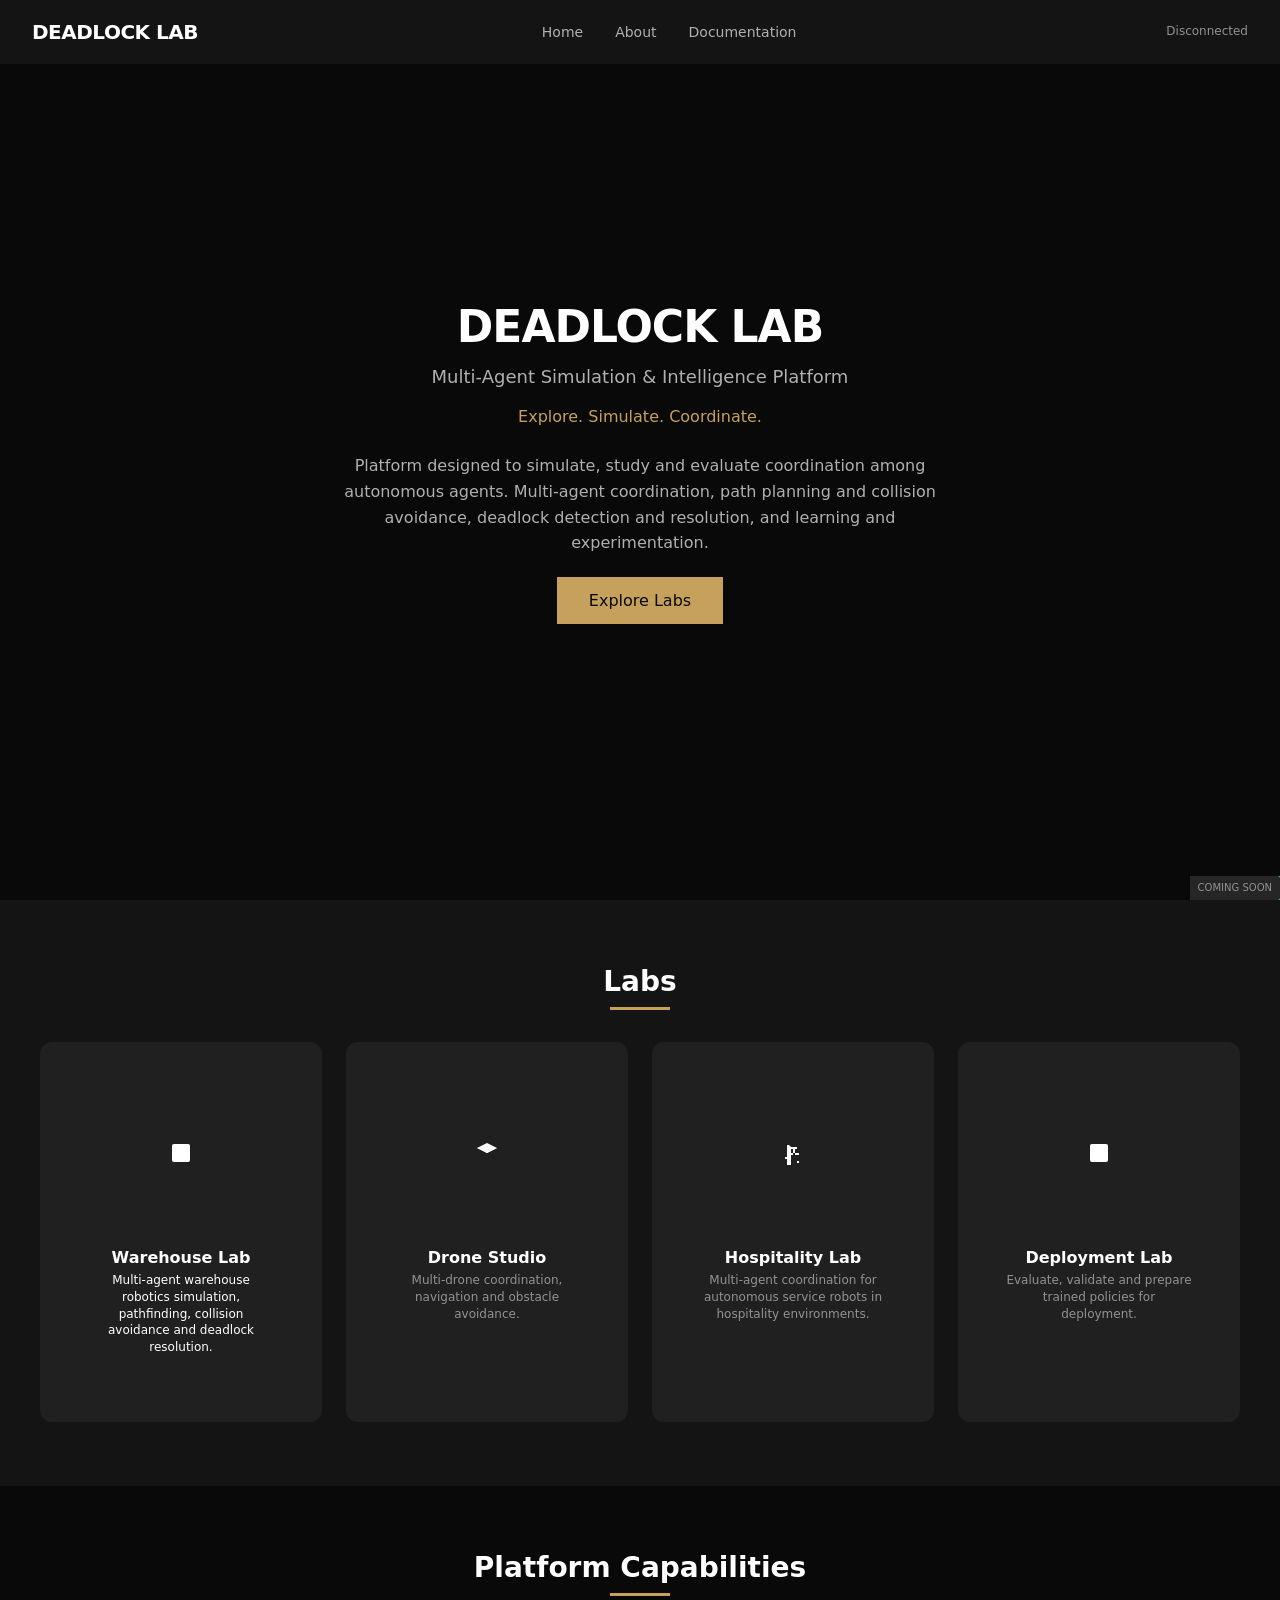
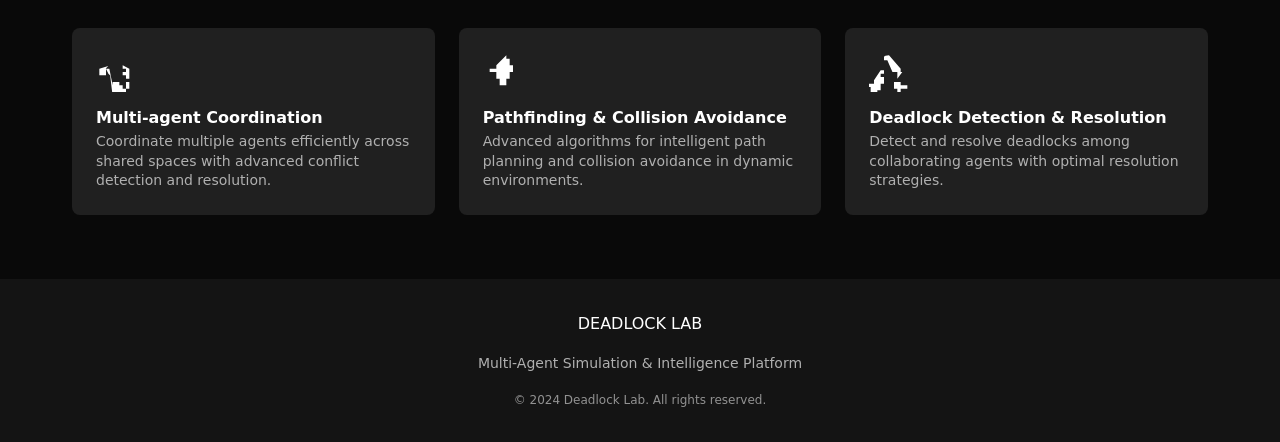
<file: frontend/index.html>
<!DOCTYPE html>
<html lang="en">
<head>
    <meta charset="UTF-8">
    <meta name="viewport" content="width=device-width, initial-scale=1.0">
    <title>Deadlock Lab — Multi-Agent Simulation Platform</title>
    <link rel="stylesheet" href="css/global.css">
    <link rel="stylesheet" href="css/home.css">
</head>
<body>
    <div class="app-container">
        <!-- === Top Navigation === -->
        <nav class="top-nav">
            <a href="#" class="logo-link">
                <span class="logo-text">DEADLOCK LAB</span>
            </a>
            <ul class="nav-links">
                <li><a href="#" class="nav-link">Home</a></li>
                <li><a href="#" class="nav-link">About</a></li>
                <li><a href="#" class="nav-link">Documentation</a></li>
            </ul>
            <div class="connection-indicator">
                <span class="status-dot disconnected" id="api-status"></span>
                <span class="status-text">Disconnected</span>
            </div>
        </nav>

        <!-- === Hero Section === -->
        <section class="hero-section">
            <div class="container">
                <div class="hero-content">
                    <div class="hero-brand">
                        <h1 class="hero-title">DEADLOCK LAB</h1>
                        <p class="hero-subtitle">Multi-Agent Simulation & Intelligence Platform</p>
                        <p class="hero-tagline">Explore. Simulate. Coordinate.</p>
                    </div>
                    <p class="hero-desc">
                        Platform designed to simulate, study and evaluate coordination among autonomous agents.
                        Multi-agent coordination, path planning and collision avoidance, deadlock detection
                        and resolution, and learning and experimentation.
                    </p>
                    <a href="#" class="btn-primary explore-btn">Explore Labs</a>
                </div>
            </div>
        </section>

        <!-- === Labs Section === -->
        <section class="labs-section">
            <div class="container">
                <h2 class="section-title">Labs</h2>
                <div class="labs-grid">
                    <!-- Warehouse Lab Card -->
                    <article class="module-card warehouse active" data-module="warehouse" id="warehouse-card">
                        <div class="module-icon">
                            <svg width="32" height="32" viewBox="0 0 24 24" fill="currentColor">
                                <rect x="3" y="3" width="18" height="18" rx="2"/>
                                <line x1="3" y1="9" x2="21" y2="9"/>
                                <line x1="9" y1="21" x2="9" y2="9"/>
                            </svg>
                        </div>
                        <div class="module-info">
                            <h3 class="module-title">Warehouse Lab</h3>
                            <p class="module-description">Multi-agent warehouse robotics simulation, pathfinding, collision avoidance and deadlock resolution.</p>
                        </div>
                        <div class="module-status warehouse-active">
                            Active
                        </div>
                    </article>
                    
                    <!-- Drone Studio Card -->
                    <article class="module-card coming-soon" data-module="drone" id="drone-card">
                        <div class="module-icon">
                            <svg width="32" height="32" viewBox="0 0 24 24" fill="currentColor">
                                <path d="M12 2L2 7l10 5 10-5-10-5z"/>
                                <path d="M2 7l10 5 10-5"/>
                            </svg>
                        </div>
                        <div class="module-info">
                            <h3 class="module-title">Drone Studio</h3>
                            <p class="module-description">Multi-drone coordination, navigation and obstacle avoidance.</p>
                        </div>
                        <div class="module-status coming-soon">Coming Soon</div>
                    </article>
                    
                    <!-- Hospitality Lab Card -->
                    <article class="module-card coming-soon" data-module="hospitality" id="hospitality-card">
                        <div class="module-icon">
                            <svg width="32" height="32" viewBox="0 0 24 24" fill="currentColor">
                                <path d="M2 4h6l2 2h6v2H6V4H2zm4 4h4v16H6V8zm4 4h8v2H10v-2zm-6 4h2v2h-2v-2zm8-4v2h2V8h-2V4zm4 8h2v2h-2v-2z"/>
                            </svg>
                        </div>
                        <div class="module-info">
                            <h3 class="module-title">Hospitality Lab</h3>
                            <p class="module-description">Multi-agent coordination for autonomous service robots in hospitality environments.</p>
                        </div>
                        <div class="module-status coming-soon">Coming Soon</div>
                    </article>
                    
                    <!-- Deployment Lab Card -->
                    <article class="module-card coming-soon" data-module="deployment" id="deployment-card">
                        <div class="module-icon">
                            <svg width="32" height="32" viewBox="0 0 24 24" fill="currentColor">
                                <rect x="3" y="3" width="18" height="18" rx="2"/>
                                <polygon points="9 9 15 9 12 15"/>
                            </svg>
                        </div>
                        <div class="module-info">
                            <h3 class="module-title">Deployment Lab</h3>
                            <p class="module-description">Evaluate, validate and prepare trained policies for deployment.</p>
                        </div>
                        <div class="module-status coming-soon">Coming Soon</div>
                    </article>
                </div>
            </div>
        </section>

        <!-- === Platform Capabilities Section === -->
        <section class="capabilities-section">
            <div class="container">
                <h2 class="section-title">Platform Capabilities</h2>
                <div class="capabilities-grid">
                    <div class="capability-card">
                        <div class="capability-icon">
                            <svg width="24" height="24" viewBox="0 0 24 24" fill="currentColor">
                                <path d="M10 20v-2h4v2h4v4h-4v4h-4v2h4v-4h-2.83l-1.41-1.41L8.5 14.17l-1.06-1.06L5.9 9.9l1.45-1.45L2 10v4h4v-4h2zm6-12v2h2v2h2v4h-2v4h-2v2h4v-4h-2v-4h-2v-2h4v-2z"/>
                            </svg>
                        </div>
                        <div class="capability-content">
                            <h4 class="capability-title">Multi-agent Coordination</h4>
                            <p class="capability-desc">Coordinate multiple agents efficiently across shared spaces with advanced conflict detection and resolution.</p>
                        </div>
                    </div>
                    <div class="capability-card">
                        <div class="capability-icon">
                            <svg width="24" height="24" viewBox="0 0 24 24" fill="currentColor">
                                <path d="M14 2v2h2v4h2v4h-2v4h-2v4h-4v-4h-2v-4h-4v-2h4v-2z"/>
                            </svg>
                        </div>
                        <div class="capability-content">
                            <h4 class="capability-title">Pathfinding & Collision Avoidance</h4>
                            <p class="capability-desc">Advanced algorithms for intelligent path planning and collision avoidance in dynamic environments.</p>
                        </div>
                    </div>
                    <div class="capability-card">
                        <div class="capability-icon">
                            <svg width="24" height="24" viewBox="0 0 24 24" fill="currentColor">
                                <path d="M12 2c-1.5 0-3 .5-3 1v2h2l3.07 7.06h5.9l1.34-1.88L17 16h2v2h-4v4h2v4h2v-4h4v-2h-4v-4h-2v-4h2v-2zm-5 9h2v2h-2v2h2v4h-2v4h-2v2h2v4h-4v-4h-2v-4h-2v-2h4v-2z"/>
                            </svg>
                        </div>
                        <div class="capability-content">
                            <h4 class="capability-title">Deadlock Detection & Resolution</h4>
                            <p class="capability-desc">Detect and resolve deadlocks among collaborating agents with optimal resolution strategies.</p>
                        </div>
                    </div>
                </div>
            </div>
        </section>

        <!-- === Footer === -->
        <footer class="footer-section">
            <div class="container">
                <div class="footer-content">
                    <div class="footer-logo">
                        <span>DEADLOCK LAB</span>
                    </div>
                    <p class="footer-desc">
                        Multi-Agent Simulation & Intelligence Platform
                    </p>
                    <p class="footer-copyright">
                        © 2024 Deadlock Lab. All rights reserved.
                    </p>
                </div>
            </div>
        </footer>
    </div>

    <!-- API.js -->
    <script type="module" src="js/api.js"></script>
    <!-- Navigation.js -->
    <script type="module" src="js/navigation.js"></script>
    <!-- Home.js -->
    <script type="module" src="js/home.js"></script>
</body>
</html>
</file>
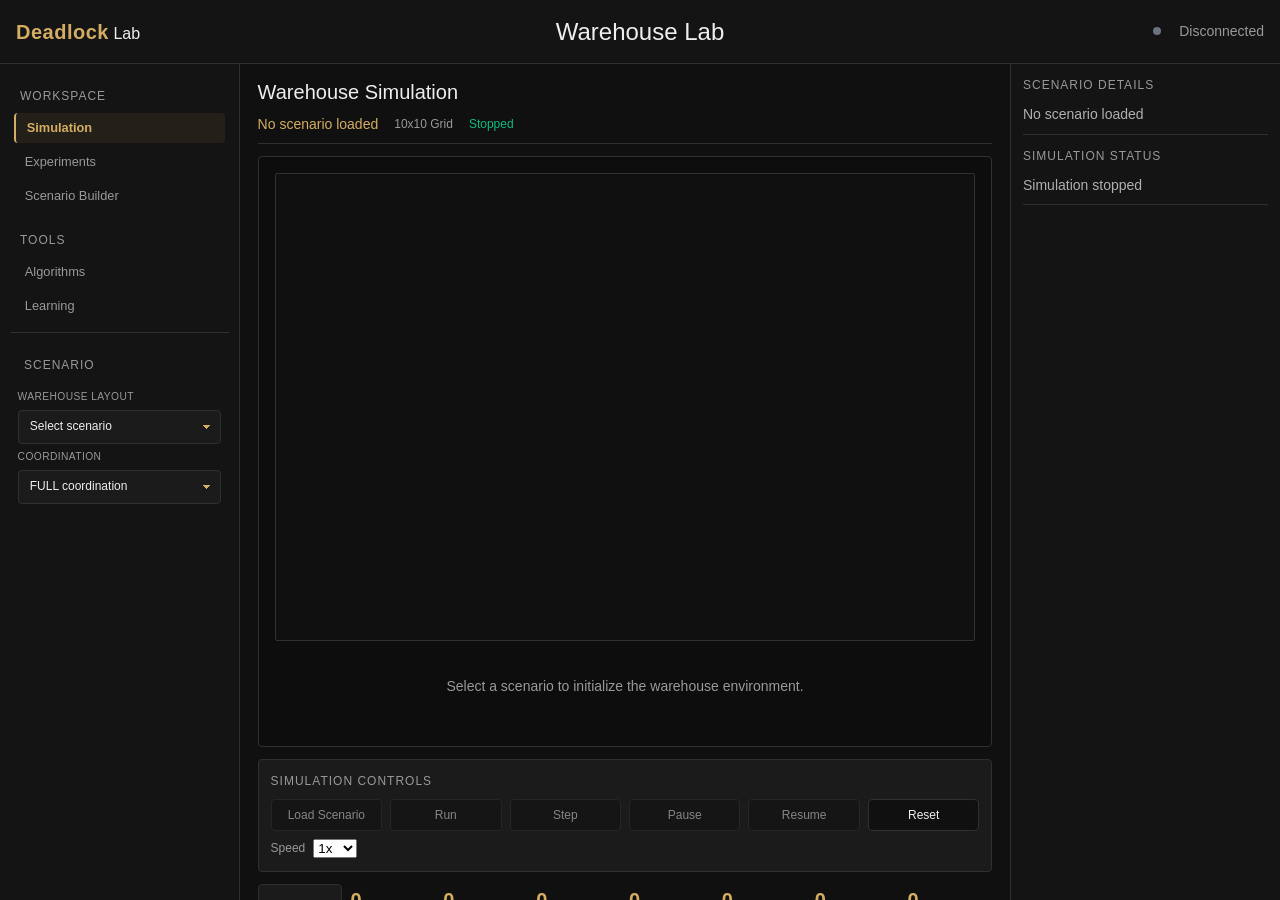
<file: frontend/pages/warehouse.html>
<!DOCTYPE html>
<html lang="en">
<head>
    <meta charset="UTF-8">
    <meta name="viewport" content="width=device-width, initial-scale=1.0">
    <title>Deadlock Lab - Warehouse Lab</title>
    <link rel="stylesheet" href="../css/global.css">
    <link rel="stylesheet" href="../css/workspace.css">
</head>
<body>
    <div class="app-container">
        
        <!----- A. Top Navbar (fixed height, full width) ----->
        <header class="warehouse-header">
            <div class="navbar-left">
                <span class="logo">Deadlock</span> Lab
            </div>
            <div class="navbar-center">
                <h1 class="page-title">Warehouse Lab</h1>
            </div>
            <div class="navbar-right">
                <span class="api-status-indicator">
                    <span class="status-dot disconnected" id="api-status"></span>
                    <span class="status-text">Disconnected</span>
                </span>
            </div>
        </header>
        
        <!----- B. Main Layout (three-column: sidebar | central + right panel) ----->
        <main class="main-layout">
            
            <!----- C. Left Sidebar (compact, independently scrollable) ----->
            <aside class="grid-area" role="navigation">
                <!-- Primary navigation -->
                <div class="nav-sections">
                    <div class="nav-section">
                        <div class="nav-section-title">Workspace</div>
                        <div class="nav-items">
                            <button class="nav-item active" data-view="simulation">Simulation</button>
                            <button class="nav-item" data-view="experiments">Experiments</button>
                            <button class="nav-item" data-view="scenario-builder">Scenario Builder</button>
                        </div>
                    </div>

                    <div class="nav-section">
                        <div class="nav-section-title">Tools</div>
                        <div class="nav-items">
                            <button class="nav-item">Algorithms</button>
                            <button class="nav-item">Learning</button>
                        </div>
                    </div>
                </div>
                
                <!-- Scenario Selection Section -->
                <div class="scenario-section">
                    <div class="nav-section-title">Scenario</div>
                    <div class="scenario-controls">
                        <label for="scenario-select">Warehouse layout</label>
                        <select class="scenario-select" id="scenario-select">
                            <option value="" disabled selected>Select scenario</option>
                            <option value="simple_warehouse">Simple Warehouse 10x10</option>
                            <option value="narrow_corridor">Narrow Corridor 5x10</option>
                            <option value="congested_warehouse">Congested Warehouse 12x12</option>
                        </select>
                        <label for="strategy-select">Coordination</label>
                        <select class="scenario-select" id="strategy-select" aria-label="Coordination strategy">
                            <option value="full">FULL coordination</option>
                            <option value="priority">Priority</option>
                            <option value="reservation">Reservation</option>
                            <option value="deadlock">Deadlock-aware</option>
                        </select>
                    </div>
                </div>
            </aside>
            
            <!----- D. Main Content Area ----->
            <main class="main-content" role="main">
                <div id="simulation-view">
                <!----- D.1 Title and Scenario Info ----->
                <div class="workspace-header">
                    <h2>Warehouse Simulation</h2>
                    <div class="scenario-info">
                        <span class="scenario-name" id="scenario-name">No scenario loaded</span>
                        <span class="grid-dimensions" id="grid-dimensions">10x10 Grid</span>
                        <span class="simulation-state" id="simulation-state">Stopped</span>
                    </div>
                </div>
                
                <!----- D.2 Main Simulation Canvas ----->
                <div class="main-simulation">
                    <div class="canvas-wrapper">
                        <canvas id="warehouseCanvas" aria-label="Warehouse grid visualization"></canvas>
                    </div>
                    
                    <div class="empty-state" id="empty-state">
                        <span>Select a scenario to initialize the warehouse environment.</span>
                    </div>
                    
                    <!-- Grid container for JS warehouse-grid integration -->
                    <div id="warehouse-grid" class="hidden"></div>
                </div>
                
                <!----- D.3 Simulation Controls ----->
                <div class="controls-section">
                    <div class="section-title">Simulation Controls</div>
                    <div class="action-btns">
                        <button class="btn-action" id="load-scenario" disabled>Load Scenario</button>
                        <button class="btn-action" id="run-simulation" disabled>Run</button>
                        <button class="btn-action" id="step-simulation" disabled>Step</button>
                        <button class="btn-action" id="pause-simulation" disabled>Pause</button>
                        <button class="btn-action" id="resume-simulation" disabled>Resume</button>
                        <button class="btn-action" id="reset-simulation">Reset</button>
                    </div>
                    <div class="speed-control">
                        <span class="label">Speed</span>
                        <select id="speed-select">
                            <option value="1">1x</option>
                            <option value="5">5x</option>
                            <option value="10">10x</option>
                        </select>
                    </div>
                </div>
                
                <!----- D.4 Metrics Panel ----->
                <div class="metrics-grid" id="metrics-panel">
                    <!-- Metrics will be populated by JavaScript -->
                    <div class="metric-card">
                        <div class="metric-value" id="total-steps">0</div>
                        <div class="metric-label">Steps</div>
                    </div>
                    <div class="metric-item">
                        <div class="metric-value" id="completed-agents">0</div>
                        <div class="metric-label">Completed</div>
                    </div>
                    <div class="metric-item">
                        <div class="metric-value" id="waiting-agents">0</div>
                        <div class="metric-label">Waiting</div>
                    </div>
                    <div class="metric-item">
                        <div class="metric-value" id="blocked-agents">0</div>
                        <div class="metric-label">Blocked</div>
                    </div>
                    <div class="metric-item">
                        <div class="metric-value" id="deadlocks">0</div>
                        <div class="metric-label">Deadlocks Detected</div>
                    </div>
                    <div class="metric-item">
                        <div class="metric-value" id="collisions">0</div>
                        <div class="metric-label">Collisions Prevented</div>
                    </div>
                    <div class="metric-item">
                        <div class="metric-value" id="path-length">0</div>
                        <div class="metric-label">Path Length</div>
                    </div>
                    <div class="metric-item">
                        <div class="metric-value" id="recoveries">0</div>
                        <div class="metric-label">Recoveries</div>
                    </div>
                </div>
                
                <!----- D.5 Event Log ----->
                <div class="event-log-section" id="event-log-section">
                    <div class="event-log-header">Event Log</div>
                    <div class="event-log-body" id="event-log-body">
                        <span>Select a scenario to begin simulation</span>
                    </div>
                </div>
                </div>

                <section id="experiments-view" class="experiments-view hidden" aria-labelledby="experiments-title">
                    <div class="workspace-header">
                        <h2 id="experiments-title">Strategy Experiments</h2>
                        <div class="scenario-info">
                            <span class="scenario-name">Compare coordination strategies</span>
                            <span class="grid-dimensions">Live backend results</span>
                        </div>
                    </div>

                    <div class="experiment-config">
                        <div class="experiment-field">
                            <label for="experiment-scenario">Scenario</label>
                            <select id="experiment-scenario" class="scenario-select">
                                <option value="simple_warehouse">Simple Warehouse</option>
                                <option value="narrow_corridor">Narrow Corridor</option>
                                <option value="congested_warehouse">Congested Warehouse</option>
                            </select>
                        </div>
                        <div class="experiment-strategies" aria-label="Compared strategies">
                            <span class="experiment-field-label">Strategies</span>
                            <div class="strategy-chips">
                                <span class="strategy-chip">FULL</span>
                                <span class="strategy-chip">PRIORITY</span>
                                <span class="strategy-chip">RESERVATION</span>
                                <span class="strategy-chip">DEADLOCK</span>
                            </div>
                        </div>
                        <button class="btn btn-primary experiment-run" id="run-comparison">Run Comparison</button>
                    </div>

                    <div class="experiment-progress" id="experiment-progress" role="status" aria-live="polite">
                        <div class="progress-copy" id="experiment-progress-copy">Ready to compare all four strategies.</div>
                        <div class="progress-track"><div class="progress-bar" id="experiment-progress-bar"></div></div>
                    </div>

                    <div class="experiment-summary" id="experiment-summary">
                        <div class="metric-card"><div class="metric-value">—</div><div class="metric-label">Run a comparison</div></div>
                    </div>

                    <div class="experiment-results-grid">
                        <section class="experiment-panel">
                            <div class="section-title">Metric Comparison</div>
                            <div class="table-scroll">
                                <table class="experiment-table" id="experiment-table">
                                    <thead><tr><th>Metric</th><th>FULL</th><th>PRIORITY</th><th>RESERVATION</th><th>DEADLOCK</th></tr></thead>
                                    <tbody><tr><td colspan="5" class="table-empty">Run a comparison to load backend metrics.</td></tr></tbody>
                                </table>
                            </div>
                        </section>

                        <section class="experiment-panel">
                            <div class="section-title">Comparison Charts</div>
                            <div id="experiment-charts" class="experiment-charts">
                                <div class="chart-empty">Charts appear after a comparison.</div>
                            </div>
                        </section>
                    </div>

                    <section class="experiment-panel experiment-history">
                        <div class="section-title">Recent Experiment History</div>
                        <div id="experiment-history-list" class="history-list"><span class="table-empty">No experiment runs yet.</span></div>
                    </section>
                </section>

                <section id="scenario-builder-view" class="scenario-builder-view hidden" aria-labelledby="scenario-builder-title">
                    <div class="workspace-header">
                        <h2 id="scenario-builder-title">Scenario Builder</h2>
                        <div class="scenario-info">
                            <span class="scenario-name">Custom environments</span>
                            <span class="grid-dimensions">Coming Soon</span>
                        </div>
                    </div>
                    <div class="scenario-builder-placeholder">
                        <span class="coming-soon-badge">Coming Soon</span>
                        <p>Create custom warehouse environments by designing grid layouts, placing obstacles, defining robot start and goal positions, and configuring multiple agents.</p>
                    </div>
                </section>
            </main>
            
            <!----- E. Right Information Panel (~290px) ----->
            <aside class="side-panel" role="complementary">
                <!-- Scenario Details Section -->
                <div class="info-section" id="info-scenario">
                    <div class="section-title">Scenario Details</div>
                    <div class="content" id="info-scenario-details">
                        <p>No scenario loaded</p>
                    </div>
                </div>
                
                <!-- Agent Information Section -->
                <div class="info-section hidden" id="info-agents">
                    <div class="section-title">Agent Information</div>
                    <div class="content" id="info-agents-content">
                        <p>No agents loaded</p>
                    </div>
                </div>
                
                <!-- Selected Agent Details Section -->
                <div class="info-section hidden" id="info-selected">
                    <div class="section-title">Selected Agent</div>
                    <div class="content" id="info-selected-agent">
                        <p>No agent selected</p>
                    </div>
                </div>
                
                <!-- Simulation Status Section -->
                <div class="info-section" id="info-status">
                    <div class="section-title">Simulation Status</div>
                    <div class="content" id="info-status-text">
                        <p>Simulation stopped</p>
                    </div>
                </div>
                
                <!-- Recent Events Section -->
                <div class="info-section hidden" id="info-events">
                    <div class="section-title">Recent Events</div>
                    <div class="content" id="info-events-content">
                        <p>No events</p>
                    </div>
                </div>
            </aside>
        </main>
    </div>
    
    <!-- JavaScript Files -->
    <script type="module" src="../js/warehouse.js?v=3"></script>
    
    <!-- Global CSS -->
    <link rel="stylesheet" href="../css/global.css">
    <!-- Warehouse CSS -->
    <link rel="stylesheet" href="../css/workspace.css">
</body>
</html>
</file>
<file: frontend/css/global.css>
/*=================================================================
  Deadlock Lab — Global Design Variables (Black & Gold Premium)
=================================================================*/

:root {
    /* Colors - Black & Gold Premium */
    --bg-primary: #090909;      /* Matte black - main background */
    --bg-secondary: #141414;    /* Charcoal - secondary surfaces */
    --bg-card: #202020;         /* Card background */
    --bg-elevated: #262626;     /* Elevated elements */

    --fg-primary: #FFFFFF;      /* Main text - white */
    --fg-secondary: #B0B0B0;    /* Secondary text */
    --fg-muted: #929292;        /* Muted text */
    --fg-accent: #FFFFFF;       /* Accent text */

    --accent-primary: #C6A15B;  /* Gold - primary accent */
    --accent-hover: #DFC17D;    /* Light gold - hover */
    --accent-border: #393939;   /* Border gold */

    --success: #10b981;
    --warning: #f59e0b;
    --error: #ef4444;

    --transition-default: 0.2s ease;
    --transition-slow: 0.3s ease;
}

/*=================================================================
  Base & General Styles
=================================================================*/

* {
    box-sizing: border-box;
    margin: 0;
    padding: 0;
}

html {
    -webkit-text-size-adjust: 100%;
    scroll-behavior: smooth;
}

body {
    font-family: 'Inter', 'system-ui', -apple-system, BlinkMacSystemFont, 'Segoe UI', Roboto, 'Helvetica Neue', Arial, 'Noto Sans', sans-serif;
    background-color: var(--bg-primary);
    color: var(--fg-primary);
    line-height: 1.6;
    -webkit-tap-highlight-color: transparent;
}

a {
    color: inherit;
    text-decoration: none;
    transition: color 0.2s ease;
}

a:hover {
    color: var(--accent-primary);
}

img {
    max-width: 100%;
    height: auto;
}

h1, h2, h3, h4, h5, h6 {
    font-weight: 600;
    line-height: 1.25;
    color: var(--fg-primary);
}

p {
    line-height: 1.6;
    color: var(--fg-secondary);
}

ul {
    list-style: none;
}

button {
    font-family: inherit;
    font-size: inherit;
    cursor: pointer;
    transition: all 0.2s ease;
}

button:focus-visible {
    outline: 2px solid var(--accent-primary);
    outline-offset: 2px;
}

img {
    border: 0;
}

h1, h2, h3, h4, h5, h6 {
    font-weight: 600;
    line-height: 1.25;
    color: var(--fg-primary);
}

p {
    line-height: 1.6;
    color: var(--fg-secondary);
}

ul {
    list-style: none;
}

button {
    font-family: inherit;
    font-size: inherit;
    cursor: pointer;
    transition: all 0.2s ease;
}

button:focus-visible {
    outline: 2px solid var(--accent-primary);
    outline-offset: 2px;
}

img {
    border: 0;
}

/*=================================================================
  Base Layout
=================================================================*/

.app-container {
    min-height: 100vh;
    display: flex;
    flex-direction: column;
}

.main-content {
    flex: 1;
    width: 100%;
}

/*=================================================================
  Grid Utility
=================================================================*/

.grid {
    display: grid;
    gap: 1.5rem;
}

.grid-cols-1 { grid-template-columns: 1fr; }
.grid-cols-2 { grid-template-columns: repeat(2, 1fr); }
.grid-cols-3 { grid-template-columns: repeat(3, 1fr); }
.grid-cols-4 { grid-template-columns: repeat(4, 1fr); }

.gap-1 { gap: 0.25rem; }
.gap-2 { gap: 0.5rem; }
.gap-3 { gap: 0.75rem; }
.gap-4 { gap: 1.5rem; }
.gap-6 { gap: 2rem; }

/*=================================================================
  Backgrounds
=================================================================*/

.bg-primary { background-color: var(--bg-primary); }
.bg-secondary { background-color: var(--bg-secondary); }
.bg-card { background-color: var(--bg-card); }
.bg-elevated { background-color: var(--bg-elevated); }

.fg-primary { color: var(--fg-primary); }
.fg-secondary { color: var(--fg-secondary); }
.fg-muted { color: var(--fg-muted); }
.fg-accent { color: var(--fg-accent); }

.border-default { border-color: var(--border-color); }
.border-gold { border-color: var(--accent-primary); }
.border-none { border: none; }

/*=================================================================
  Transitions
=================================================================*/

.transition-default {
    transition: all var(var(--transition-default));
}

.transition-slow {
    transition: all var(var(--transition-slow));
}

/*=================================================================
  Button Styles
=================================================================*/

.btn {
    display: inline-flex;
    align-items: center;
    justify-content: center;
    padding: 0.75rem 1.5rem;
    border-radius: 6px;
    font-size: 0.875rem;
    font-weight: 500;
    cursor: pointer;
    transition: all var(var(--transition-default));
    border: none;
    white-space: nowrap;
}

.btn-primary {
    background-color: var(--accent-primary);
    color: var(--bg-primary);
}

.btn-primary:hover {
    background-color: var(--accent-hover);
    transform: translateY(-1px);
    box-shadow: 0 4px 6px -1px rgba(198, 161, 91, 0.3);
}

.btn-primary:active {
    transform: translateY(0);
}

.btn-secondary {
    background-color: transparent;
    color: var(--accent-primary);
    border: 1px solid var(--accent-primary);
}

.btn-secondary:hover {
    background-color: var(--accent-primary);
    color: var(--bg-primary);
}

.btn-small {
    padding: 0.5rem 1rem;
    font-size: 0.75rem;
}

.btn-disabled {
    opacity: 0.5;
    cursor: not-allowed;
}

/*=================================================================
  Card Styles
=================================================================*/

.card {
    background-color: var(--bg-card);
    border: 1px solid var(--border-default);
    border-radius: 8px;
    padding: 1.5rem;
    transition: border-color 0.2s ease, box-shadow 0.2s ease;
    display: flex;
    flex-direction: column;
    justify-content: space-between;
}

.card:hover {
    border-color: var(--accent-primary);
    box-shadow: 0 4px 6px -1px rgba(198, 161, 91, 0.15);
}

.card.active {
    border-color: var(--accent-primary);
    box-shadow: 0 0 0 1px var(--accent-primary), 0 4px 12px rgba(198, 161, 91, 0.2);
}

.card:focus-visible {
    outline: 2px solid var(--accent-primary);
    outline-offset: -2px;
}

.card-header {
    display: flex;
    align-items: center;
    justify-content: space-between;
    margin-bottom: 1rem;
    padding-bottom: 0.75rem;
    border-bottom: 1px solid var(--border-default);
}

.card-title {
    font-size: 1.25rem;
    font-weight: 600;
}

.card-subtitle {
    font-size: 0.875rem;
    color: var(--fg-muted);
}

/*=================================================================
  Status Indicators
=================================================================*/

.status-dot {
    width: 8px;
    height: 8px;
    border-radius: 50%;
    margin-right: 6px;
}

.status-connected {
    background-color: var(--success);
    animation: pulse 2s ease infinite;
}

.status-disconnected {
    background-color: var(--error);
}

@keyframes pulse {
    0%, 100% { opacity: 1; }
    50% { opacity: 0.5; }
}

/*=================================================================
  Table Styles
=================================================================*/

.table {
    width: 100%;
    border-collapse: collapse;
}

.table th {
    padding: 0.75rem;
    text-align: left;
    font-size: 0.75rem;
    color: var(--fg-muted);
    border-bottom: 1px solid var(--border-default);
}

.table td {
    padding: 0.75rem;
    border-bottom: 1px solid var(--border-default);
}

.table tr:hover td {
    background-color: var(--bg-elevated);
}

/*=================================================================
  Focus Styles
=================================================================*/

*:focus-visible {
    outline: 2px solid var(--accent-primary);
    outline-offset: 2px;
}

/*=================================================================
  Scrollbar Styles
=================================================================*/

::-webkit-scrollbar {
    width: 8px;
    height: 8px;
}

::-webkit-scrollbar-track {
    background-color: var(--bg-primary);
}

::-webkit-scrollbar-thumb {
    background-color: var(--accent-primary);
    border-radius: 4px;
}

::-webkit-scrollbar-thumb:hover {
    background-color: var(--accent-hover);
}

/* Firefox */
* {
    scrollbar-color: var(--accent-primary) var(--bg-primary);
}

*::-moz-scrollbar-thumb {
    background-color: var(--accent-primary);
    border-radius: 4px;
}

*::-moz-scrollbar-thumb:hover {
    background-color: var(--accent-hover);
}

/*=================================================================
  Reduced Motion
=================================================================*/

@media (prefers-reduced-motion: reduce) {
    *,
    *::before,
    *::after {
        animation-duration: 0ms !important;
        transition-duration: 0ms !important;
    }
}

/*=================================================================
  Print
=================================================================*/

@media print {
    .sidebar,
    .metrics-section,
    .event-log-section {
        display: none;
    }
}
</file>
<file: frontend/css/home.css>
/*=================================================================
  Deadlock Lab — Homepage CSS (Black & Gold Premium)
=================================================================*/

/*=================================================================
  Base & Component Overrides for Homepage
=================================================================*/

/* Top Navigation */
.top-nav {
    padding: 1rem 2rem;
    background-color: var(--bg-secondary);
    border-bottom: 1px solid var(--border-default);
    position: fixed;
    top: 0;
    left: 0;
    right: 0;
    z-index: 100;
    display: flex;
    align-items: center;
    justify-content: space-between;
}

.logo-link {
    display: flex;
    align-items: center;
    gap: 0.5rem;
}

.logo-text {
    font-size: 1.25rem;
    font-weight: 700;
    color: var(--fg-primary);
    letter-spacing: -0.5px;
}

.nav-links {
    display: flex;
    gap: 2rem;
}

.nav-link {
    font-size: 0.875rem;
    color: var(--fg-secondary);
    transition: color var(--transition-default);
    position: relative;
}

.nav-link:hover {
    color: var(--accent-primary);
}

.nav-link::after {
    content: '';
    position: absolute;
    bottom: -4px;
    left: 0;
    width: 0;
    height: 2px;
    background-color: var(--accent-primary);
    transition: width 0.2s ease;
}

.nav-link:hover::after {
    width: 100%;
}

.connection-indicator {
    display: flex;
    align-items: center;
    gap: 0.75rem;
    font-size: 0.75rem;
    color: var(--fg-muted);
}

.status-dot {
    flex-shrink: 0;
}

.status-text {
    font-size: 0.75rem;
}

/* Hero Section */
.hero-section {
    padding-top: 80px;
    padding-bottom: 4rem;
    min-height: 100vh;
    display: flex;
    align-items: center;
    justify-content: center;
}

.hero-content {
    max-width: 900px;
    width: 100%;
    padding: 2rem;
    text-align: center;
}

.hero-brand {
    margin-bottom: 1.5rem;
}

.hero-title {
    font-size: 2.75rem;
    font-weight: 700;
    letter-spacing: -1px;
    line-height: 1.1;
    margin-bottom: 0.75rem;
    color: var(--fg-primary);
}

.hero-subtitle {
    font-size: 1.125rem;
    color: var(--fg-secondary);
    margin-bottom: 0.75rem;
}

.hero-tagline {
    font-size: 1rem;
    color: var(--accent-primary);
    margin-bottom: 1.5rem;
    font-weight: 500;
}

.hero-desc {
    font-size: 1rem;
    color: var(--fg-secondary);
    margin-bottom: 2rem;
    max-width: 600px;
    margin-left: auto;
    margin-right: auto;
}

.explore-btn {
    padding: 0.875rem 2rem;
    font-size: 1rem;
    font-weight: 500;
}

/* Labs Section */
.labs-section {
    padding: 4rem 2rem;
    background-color: var(--bg-secondary);
}

.section-title {
    text-align: center;
    font-size: 1.75rem;
    margin-bottom: 2rem;
    color: var(--fg-primary);
}

.section-title::after {
    content: '';
    display: block;
    width: 60px;
    height: 3px;
    margin: 0.5rem auto 0;
    background-color: var(--accent-primary);
}

.labs-grid {
    max-width: 1200px;
    width: 100%;
    margin: 0 auto;
    display: grid;
    gap: 1.5rem;
}

@media (min-width: 480px) {
    .labs-grid { grid-template-columns: repeat(2, 1fr); }
}

@media (min-width: 768px) {
    .labs-grid { grid-template-columns: repeat(4, 1fr); }
}

@media (min-width: 1024px) {
    .labs-grid { grid-template-columns: repeat(4, 1fr); }
}

.module-card {
    flex: 0 0 auto;
    background-color: var(--bg-card);
    border: 1px solid var(--border-default);
    border-radius: 12px;
    padding: 2rem;
    display: flex;
    flex-direction: column;
    justify-content: space-between;
    min-height: 380px;
    cursor: pointer;
    transition: border-color var(--transition-default), box-shadow var(--transition-default);
}

.module-card:hover {
    border-color: var(--accent-primary);
    box-shadow: 0 4px 12px -2px rgba(198, 161, 91, 0.15);
    transform: translateY(-2px);
}

.module-card:focus-visible {
    outline: 2px solid var(--accent-primary);
    outline-offset: 2px;
}

.module-icon {
    width: 100%;
    height: 50%;
    display: flex;
    align-items: center;
    justify-content: center;
    margin-bottom: 1rem;
}

.module-icon svg {
    width: 24px;
    height: 24px;
}

.module-info {
    padding: 0 1rem 1rem;
    text-align: center;
    flex-grow: 1;
}

.module-title {
    font-size: 1rem;
    font-weight: 600;
    margin-bottom: 0.25rem;
    color: var(--fg-primary);
}

.module-description {
    font-size: 0.75rem;
    color: var(--fg-muted);
    line-height: 1.4;
}

.module-status {
    position: absolute;
    bottom: 0;
    right: 0;
    padding: 0.25rem 0.5rem;
    font-size: 0.625rem;
    font-weight: 500;
    text-transform: uppercase;
}

.module-status.active {
    background-color: var(--accent-primary);
    color: var(--bg-primary);
    border-radius: 4px 0 0 4px;
}

.module-status.coming-soon {
    background-color: var(--bg-elevated);
    color: var(--fg-muted);
    border-radius: 0 4px 4px 0;
}

/* Warehouse active state - preserved green status */
.warehouse.module-card.active .module-status {
    background-color: var(--success);
    color: var(--bg-primary);
}

.warehouse.module-card.active .module-info .module-title,
.warehouse.module-card.active .module-info .module-description {
    color: var(--fg-primary);
}

/* Coming Soon Cards */
.coming-soon.modal {
    pointer-events: auto;
}

.coming-soon .module-status {
    opacity: 1;
}

/* Platform Capabilities Section */
.capabilities-section {
    padding: 4rem 2rem;
    max-width: 1200px;
    margin: 0 auto;
}

.capabilities-grid {
    max-width: 1200px;
    width: 100%;
    display: grid;
    gap: 1.5rem;
}

@media (min-width: 768px) {
    .capabilities-grid { grid-template-columns: repeat(2, 1fr); }
}

@media (min-width: 1024px) {
    .capabilities-grid { grid-template-columns: repeat(3, 1fr); }
}

.capability-card {
    background-color: var(--bg-card);
    border: 1px solid var(--border-default);
    border-radius: 8px;
    padding: 1.5rem;
    display: flex;
    flex-direction: column;
    gap: 1rem;
    transition: border-color var(--transition-default);
}

.capability-card:hover {
    border-color: var(--accent-primary);
}

.capability-icon {
    width: 40px;
    height: 40px;
    margin-right: 1rem;
    flex-shrink: 0;
}

.capability-icon svg {
    width: 100%;
    height: 100%;
}

.capability-content {
    flex: 1;
}

.capability-title {
    font-size: 1rem;
    font-weight: 600;
    margin-bottom: 0.25rem;
    color: var(--fg-primary);
}

.capability-desc {
    font-size: 0.875rem;
    color: var(--fg-secondary);
    line-height: 1.4;
}

/* Footer */
.footer-section {
    padding: 2rem;
    background-color: var(--bg-secondary);
    border-top: 1px solid var(--border-default);
    margin-top: auto;
}

.footer-content {
    max-width: 1200px;
    width: 100%;
    margin: 0 auto;
    display: flex;
    flex-direction: column;
    align-items: center;
    gap: 1rem;
}

.footer-logo {
    display: flex;
    align-items: center;
    gap: 0.5rem;
}

.footer-logo .footer-text {
    font-size: 1.25rem;
    font-weight: 700;
    color: var(--fg-primary);
}

.footer-desc {
    font-size: 0.875rem;
    color: var(--fg-secondary);
    text-align: center;
    max-width: 600px;
}

.footer-copyright {
    font-size: 0.75rem;
    color: var(--fg-muted);
}
</file>
<file: frontend/css/workspace.css>
/* ==========================================================================
   Warehouse Lab - Workspace CSS (Refined Layout)
   Three-column layout with black-and-gold theme
   ========================================================================== */

/* --- Root Variables --- */
:root {
    --bg-primary: #101010;
    --bg-workspace: #101010;
    --bg-sidebar: #141414;
    --bg-panel: #141414;
    --bg-canvas: #0D0D0D;
    --bg-card: #1B1B1B;
    --bg-accent: #272727;
    --gold: #D4AD62;
    --gold-light: #E1C27D;
    --text-primary: #EEEEEE;
    --text-secondary: #999999;
    --border-default: #303030;
    --border-light: #454545;
    --status-active: #10B981;
}

.hidden {
    display: none !important;
}

/* --- Page Base --- */
body {
    font-family: 'Segoe UI', Tahoma, Arial, sans-serif;
    background-color: var(--bg-primary);
    color: var(--text-primary);
    margin: 0;
    padding: 0;
    min-height: 100vh;
}

/* --- Top Navbar (fixed, full width, 64px height) --- */
.warehouse-header {
    position: fixed;
    top: 0;
    left: 0;
    right: 0;
    height: 64px;
    background-color: var(--bg-sidebar);
    border-bottom: 1px solid var(--border-default);
    display: flex;
    align-items: center;
    justify-content: space-between;
    padding: 0 1rem;
    z-index: 100;
    box-sizing: border-box;
}

.warehouse-header .logo {
    color: var(--gold);
    font-weight: bold;
    font-size: 1.25rem;
    letter-spacing: 0.5px;
}

.warehouse-header .navbar-left,
.warehouse-header .navbar-center,
.warehouse-header .navbar-right {
    flex: 1;
}

.warehouse-header .navbar-center {
    text-align: center;
}

.warehouse-header .navbar-right {
    display: flex;
    justify-content: flex-end;
}

.warehouse-header .page-title {
    color: var(--text-primary);
    font-size: 1.5rem;
    font-weight: 500;
    margin: 0 1rem;
}

.warehouse-header .api-status-indicator {
    display: flex;
    align-items: center;
    gap: 0.5rem;
}

.warehouse-header .status-dot {
    width: 8px;
    height: 8px;
    border-radius: 50%;
    background-color: #6b7280;
    flex-shrink: 0;
}

.warehouse-header .status-dot.connected {
    background-color: #22c55e;
    box-shadow: 0 0 0 2px rgba(34, 197, 94, 0.1), 0 0 8px rgba(34, 197, 94, 0.45);
}

.warehouse-header .status-dot.disconnected {
    background-color: #6b7280;
    box-shadow: none;
}

.warehouse-header .status-text {
    color: var(--text-secondary);
    font-size: 0.875rem;
    margin-left: 0.25rem;
}

/* --- Main Layout --- */
.main-layout {
    margin-top: 64px;
    display: flex;
    height: calc(100vh - 64px);
    box-sizing: border-box;
}

/* --- Left Sidebar (260px, independent scroll) --- */
.grid-area {
    width: 232px;
    flex-shrink: 0;
    background-color: var(--bg-sidebar);
    border-right: 1px solid var(--border-default);
    padding: 0.9rem 0.6rem 1rem;
    overflow-y: auto;
    scrollbar-width: thin;
    scrollbar-color: var(--border-light) var(--bg-sidebar);
}

.grid-area::-webkit-scrollbar {
    width: 6px;
}

.grid-area::-webkit-scrollbar-track {
    background: var(--bg-sidebar);
}

.grid-area::-webkit-scrollbar-thumb {
    background-color: var(--border-light);
    border-radius: 3px;
}

.grid-area::-webkit-scrollbar-thumb:hover {
    background-color: var(--gold);
}

/* --- Navigation --- */
.nav-sections {
    width: 100%;
}

.nav-section {
    padding-bottom: 0.65rem;
}

.nav-section:last-child {
    border-bottom: none;
}

.nav-section-title {
    color: var(--text-secondary);
    font-size: 0.75rem;
    text-transform: uppercase;
    letter-spacing: 1px;
    padding: 0.55rem 0.65rem 0.3rem;
    font-weight: 500;
    margin: 0;
}

.nav-items {
    padding: 0 0.25rem;
}

.nav-item {
    width: 100%;
    padding: 0.48rem 0.7rem;
    margin: 0.1rem 0;
    border-radius: 4px;
    color: var(--text-secondary);
    font-size: 0.8rem;
    background: transparent;
    border: none;
    cursor: pointer;
    text-align: left;
}

.nav-item:hover {
    color: var(--text-primary);
    background-color: rgba(64, 64, 64, 0.3);
}

.nav-item.active {
    color: var(--gold);
    border-left: 2px solid var(--gold);
    background-color: rgba(212, 173, 98, 0.08);
    font-weight: 600;
}

/* --- Scenario Section --- */
.scenario-section {
    margin-top: auto;
    padding: 0.85rem 0.25rem 0;
    border-top: 1px solid var(--border-default);
}

.scenario-section .nav-section-title {
    margin-bottom: 0.55rem;
}

.scenario-controls {
    display: flex;
    flex-direction: column;
    gap: 0.3rem;
    padding: 0 0.25rem;
}

.scenario-controls label {
    color: var(--text-secondary);
    font-size: 0.64rem;
    letter-spacing: 0.04em;
    text-transform: uppercase;
}

/* --- Main Content Area --- */
.main-content {
    flex: 1;
    background-color: var(--bg-workspace);
    min-height: 0;
    overflow-y: auto;
    padding: 1rem 1.1rem;
    box-sizing: border-box;
    position: relative;
}

.main-content::-webkit-scrollbar {
    width: 6px;
}

.main-content::-webkit-scrollbar-track {
    background: var(--bg-workspace);
}

.main-content::-webkit-scrollbar-thumb {
    background-color: var(--border-light);
    border-radius: 3px;
}

.main-content::-webkit-scrollbar-thumb:hover {
    background-color: var(--gold);
}

/* --- Workspace Header (title + scenario info) --- */
.workspace-header {
    margin-bottom: 0.75rem;
    padding-bottom: 0.5rem;
    border-bottom: 1px solid var(--border-default);
}

.workspace-header h2 {
    color: var(--text-primary);
    font-size: 1.25rem;
    font-weight: 500;
    margin: 0 0 0.5rem 0;
}

.scenario-info {
    display: flex;
    flex-wrap: wrap;
    gap: 1rem;
    align-items: center;
}

.scenario-select,
.experiment-field .scenario-select {
    appearance: none;
    color-scheme: dark;
    width: 100%;
    min-width: 0;
    height: 34px;
    padding: 0 2rem 0 0.7rem;
    color: var(--text-primary);
    background-color: var(--bg-card);
    border: 1px solid var(--border-default);
    border-radius: 4px;
    font: inherit;
    font-size: 0.75rem;
    background-image: linear-gradient(45deg, transparent 50%, var(--gold) 50%), linear-gradient(135deg, var(--gold) 50%, transparent 50%);
    background-position: calc(100% - 13px) 14px, calc(100% - 9px) 14px;
    background-size: 4px 4px, 4px 4px;
    background-repeat: no-repeat;
}

.scenario-select:hover {
    border-color: var(--border-light);
}

.scenario-select:focus {
    outline: none;
    border-color: var(--gold);
    box-shadow: 0 0 0 2px rgba(212, 173, 98, 0.12);
}

.scenario-select option {
    color: #eeeeee;
    background-color: #1b1b1b;
}

.scenario-select option:hover,
.scenario-select option:focus,
.scenario-select option:checked {
    color: #111111;
    background-color: #d6d6d6;
}

.scenario-name {
    color: var(--gold);
    font-size: 0.875rem;
}

.grid-dimensions {
    color: var(--text-secondary);
    font-size: 0.75rem;
}

.simulation-state {
    color: var(--status-active);
    font-size: 0.75rem;
    font-weight: 500;
}

/* --- Simulation Canvas Area --- */
.main-simulation {
    background-color: var(--bg-canvas);
    border: 1px solid var(--border-default);
    border-radius: 4px;
    padding: 1rem;
    margin-bottom: 0.75rem;
    position: relative;
}

.main-simulation .canvas-wrapper {
    width: 100%;
    aspect-ratio: 3/2;
    background-color: var(--bg-primary);
    border-radius: 2px;
    display: flex;
    align-items: center;
    justify-content: center;
    overflow: hidden;
    border: 1px solid var(--border-default);
}

.main-simulation canvas {
    max-width: 100%;
    max-height: 100%;
    width: auto;
    height: auto;
}

.empty-state {
    text-align: center;
    padding: 2rem;
    color: var(--text-secondary);
}

.empty-state svg {
    width: 40px;
    height: 40px;
    margin: 0 auto 0.5rem;
}

.empty-state span {
    font-size: 0.875rem;
}

/* Grid background for canvas --- */
.main-simulation canvas::after {
    content: "";
    position: absolute;
    top: 0;
    left: 0;
    width: 100%;
    height: 100%;
    background-image: linear-gradient(var(--border-default) 1px, transparent 1px);
    background-size: 20px 20px;
    pointer-events: none;
    opacity: 0.3;
}

/* --- Controls Section --- */
.controls-section {
    background-color: var(--bg-card);
    border: 1px solid var(--border-default);
    border-radius: 4px;
    padding: 0.75rem;
    margin-bottom: 0.75rem;
}

.section-title {
    color: var(--text-secondary);
    font-size: 0.75rem;
    text-transform: uppercase;
    letter-spacing: 1px;
    margin: 0 0 0.5rem 0;
    font-weight: 500;
}

.action-btns {
    display: flex;
    gap: 0.5rem;
    flex-wrap: wrap;
}

.btn-action {
    flex: 1;
    min-width: 80px;
    padding: 0.5rem 0.75rem;
    font-size: 0.75rem;
    border: 1px solid var(--border-default);
    border-radius: 4px;
    background-color: var(--bg-primary);
    color: var(--text-primary);
    cursor: pointer;
    transition: background-color 0.2s;
}

.btn-action:hover:not(:disabled) {
    background-color: var(--bg-sidebar);
}

.btn-action:disabled {
    opacity: 0.5;
    cursor: not-allowed;
}

/* --- Speed Control --- */
.speed-control {
    margin-top: 0.5rem;
    display: flex;
    align-items: center;
    gap: 0.5rem;
}

.speed-control .label {
    color: var(--text-secondary);
    font-size: 0.75rem;
}

/* --- Metrics Grid --- */
.metrics-grid {
    display: grid;
    grid-template-columns: repeat(auto-fit, minmax(80px, 1fr));
    gap: 0.5rem;
    margin-top: 0.5rem;
}

.metric-card {
    background-color: var(--bg-card);
    border: 1px solid var(--border-default);
    border-radius: 4px;
    padding: 0.5rem;
    text-align: center;
    min-height: 36px;
    display: flex;
    flex-direction: column;
    justify-content: center;
}

.metric-value {
    color: var(--gold);
    font-size: 1.25rem;
    font-weight: bold;
    margin: 0 0 0.25rem 0;
}

.metric-label {
    color: var(--text-secondary);
    font-size: 0.67rem;
    text-transform: uppercase;
    letter-spacing: 1px;
}

/* --- Experiments Dashboard --- */
.experiments-view {
    width: 100%;
    max-width: none;
    margin: 0 auto;
}

.scenario-builder-view {
    width: 100%;
    max-width: none;
    margin: 0 auto;
}

.scenario-builder-placeholder {
    max-width: 720px;
    padding: 1.25rem;
    background: var(--bg-card);
    border: 1px solid var(--border-default);
    border-radius: 4px;
    color: var(--text-secondary);
    line-height: 1.6;
}

.scenario-builder-placeholder p {
    margin: 0.8rem 0 0;
}

.coming-soon-badge {
    display: inline-flex;
    align-items: center;
    min-height: 24px;
    padding: 0 0.6rem;
    border: 1px solid rgba(212, 173, 98, 0.45);
    border-radius: 999px;
    color: var(--gold-light);
    font-size: 0.68rem;
    font-weight: 600;
    letter-spacing: 0.08em;
    text-transform: uppercase;
}

.experiment-config,
.experiment-panel,
.experiment-progress {
    background-color: var(--bg-card);
    border: 1px solid var(--border-default);
    border-radius: 4px;
    padding: 0.85rem;
    margin-bottom: 0.75rem;
}

.experiment-config {
    display: flex;
    align-items: end;
    gap: 1rem;
    flex-wrap: wrap;
}

.experiment-field,
.experiment-strategies {
    display: flex;
    flex-direction: column;
    gap: 0.35rem;
}

.experiment-field label,
.experiment-field-label {
    color: var(--text-secondary);
    font-size: 0.7rem;
    text-transform: uppercase;
    letter-spacing: 0.08em;
}

.experiment-field .scenario-select {
    min-width: 210px;
}

.strategy-chips {
    display: flex;
    gap: 0.35rem;
    flex-wrap: wrap;
}

.strategy-chip {
    color: var(--gold-light);
    border: 1px solid rgba(198, 161, 91, 0.45);
    border-radius: 999px;
    padding: 0.42rem 0.6rem;
    font-size: 0.68rem;
    letter-spacing: 0.04em;
}

.experiment-run {
    margin-left: auto;
    white-space: nowrap;
}

.experiment-run:disabled {
    opacity: 0.55;
    cursor: wait;
}

.experiment-progress {
    color: var(--text-secondary);
    font-size: 0.78rem;
}

.progress-copy.progress-error {
    color: #f87171;
}

.progress-track {
    height: 4px;
    margin-top: 0.55rem;
    overflow: hidden;
    background: var(--bg-primary);
    border-radius: 999px;
}

.progress-bar {
    width: 0;
    height: 100%;
    background: var(--gold);
}

.progress-bar.is-running {
    width: 42%;
    animation: experiment-progress 1.2s ease-in-out infinite alternate;
}

@keyframes experiment-progress {
    from { transform: translateX(-100%); }
    to { transform: translateX(240%); }
}

.experiment-summary {
    display: grid;
    grid-template-columns: repeat(4, minmax(150px, 1fr));
    gap: 0.5rem;
    margin-bottom: 0.75rem;
}

.experiment-metric-card {
    min-height: 70px;
}

.metric-caption {
    color: var(--gold-light);
    font-size: 0.62rem;
    margin-top: 0.2rem;
    text-transform: uppercase;
}

.metric-status {
    display: block;
    color: var(--text-secondary);
    font-size: 0.59rem;
    font-weight: 600;
    letter-spacing: 0.05em;
    margin-top: 0.15rem;
}

.experiment-results-grid {
    display: grid;
    grid-template-columns: minmax(0, 1.35fr) minmax(360px, 0.65fr);
    gap: 0.75rem;
}

.table-scroll {
    overflow-x: auto;
}

.experiment-table {
    width: 100%;
    border-collapse: collapse;
    table-layout: fixed;
    font-size: 0.76rem;
}

.experiment-table th,
.experiment-table td {
    padding: 0.58rem 0.45rem;
    border-bottom: 1px solid var(--border-default);
    text-align: right;
    white-space: nowrap;
}

.experiment-table th:not(:first-child),
.experiment-table td:not(:first-child) {
    width: 15%;
}

.experiment-table th:first-child,
.experiment-table td:first-child {
    text-align: left;
}

.experiment-table thead th {
    color: var(--gold-light);
    font-size: 0.68rem;
    letter-spacing: 0.04em;
}

.experiment-table tbody th {
    width: 40%;
    color: var(--text-secondary);
    font-weight: 500;
}

.experiment-table tbody th span,
.experiment-table tbody th small {
    display: block;
}

.metric-status {
    color: var(--gold-light);
    font-size: 0.58rem;
    font-weight: 700;
    letter-spacing: 0.05em;
    margin-top: 0.15rem;
}

.best-value {
    color: var(--gold-light);
    font-weight: 700;
    background: rgba(198, 161, 91, 0.1);
}

.table-empty,
.chart-empty {
    color: var(--text-secondary);
    font-size: 0.75rem;
}

.experiment-charts {
    display: flex;
    flex-direction: column;
    gap: 0.9rem;
}

.mini-chart-title {
    display: flex;
    justify-content: space-between;
    gap: 0.5rem;
    color: var(--text-secondary);
    font-size: 0.7rem;
    margin-bottom: 0.4rem;
    text-transform: uppercase;
    letter-spacing: 0.06em;
}

.mini-chart-title small {
    color: var(--gold-light);
    font-size: 0.6rem;
    font-weight: 700;
}

.chart-row {
    display: grid;
    grid-template-columns: 88px minmax(100px, 1fr) 34px;
    align-items: center;
    gap: 0.4rem;
    margin: 0.25rem 0;
    color: var(--text-secondary);
    font-size: 0.66rem;
}

.strategy-label {
    color: var(--text-primary);
    font-weight: 600;
}

.chart-row strong {
    color: var(--text-primary);
    text-align: right;
    font-size: 0.68rem;
}

.chart-track {
    height: 7px;
    overflow: hidden;
    background: var(--bg-primary);
    border-radius: 999px;
}

.chart-bar {
    height: 100%;
    background: #64748b;
    border-radius: 999px;
}

.chart-bar.strategy-full { background: #d4b475; }
.chart-bar.strategy-priority { background: #60a5fa; }
.chart-bar.strategy-reservation { background: #34d399; }
.chart-bar.strategy-deadlock { background: #c084fc; }

.chart-bar.best-bar {
    box-shadow: 0 0 0 1px var(--text-primary), 0 0 8px rgba(212, 180, 117, 0.45);
}

.history-list {
    display: flex;
    flex-direction: column;
    gap: 0.35rem;
}

.history-row {
    display: grid;
    grid-template-columns: 1.5fr 0.8fr 1fr 0.8fr;
    gap: 0.5rem;
    padding: 0.45rem 0;
    border-bottom: 1px solid var(--border-default);
    color: var(--text-secondary);
    font-size: 0.72rem;
}

.history-row span:nth-child(2) {
    color: var(--gold-light);
}

/* --- Event Log Section --- */
.event-log-section {
    background-color: var(--bg-card);
    border: 1px solid var(--border-default);
    border-radius: 4px;
    padding: 0.75rem;
    margin-top: 0.5rem;
}

.event-log-header {
    display: flex;
    justify-content: space-between;
    align-items: center;
    margin-bottom: 0.5rem;
    padding-bottom: 0.25rem;
    border-bottom: 1px solid var(--border-default);
}

.event-log-header .event-log-title {
    color: var(--text-secondary);
    font-size: 0.75rem;
    font-weight: 500;
}

.event-log-header button {
    background: transparent;
    border: none;
    color: var(--gold);
    font-size: 0.75rem;
    cursor: pointer;
    padding: 0;
}

.event-log-body {
    max-height: 120px;
    overflow-y: auto;
    padding-top: 0.25rem;
    color: var(--text-secondary);
    font-size: 0.75rem;
}

.event-log-body::-webkit-scrollbar {
    width: 4px;
}

.event-log-body::-webkit-scrollbar-track {
    background: var(--bg-card);
}

.event-log-body::-webkit-scrollbar-thumb {
    background-color: var(--border-light);
    border-radius: 2px;
}

/* --- Right Information Panel (~290px, scrolls with main content) --- */
.side-panel {
    width: 290px;
    flex-shrink: 0;
    background-color: var(--bg-panel);
    border-left: 1px solid var(--border-default);
    padding: 0.75rem;
    overflow-y: auto;
    scrollbar-width: thin;
    scrollbar-color: var(--border-light) var(--bg-panel);
    display: flex;
    flex-direction: column;
}

.side-panel::-webkit-scrollbar {
    width: 6px;
}

.side-panel::-webkit-scrollbar-track {
    background: var(--bg-panel);
}

.side-panel::-webkit-scrollbar-thumb {
    background-color: var(--border-light);
    border-radius: 3px;
}

.side-panel::-webkit-scrollbar-thumb:hover {
    background-color: var(--gold);
}

/* --- Info Sections --- */
.info-section {
    margin-bottom: 0.75rem;
    padding-bottom: 0.5rem;
    border-bottom: 1px solid var(--border-default);
}

.info-section:last-child {
    border-bottom: none;
    margin-bottom: 0;
    padding-bottom: 0;
}

.section-title {
    color: var(--text-secondary);
    font-size: 0.75rem;
    text-transform: uppercase;
    letter-spacing: 1px;
    margin: 0 0 0.5rem 0;
    font-weight: 500;
}

.content {
    color: var(--text-secondary);
    font-size: 0.875rem;
    line-height: 1.4;
}

/* --- Responsive adjustments --- */
@media (max-width: 1400px) {
    .grid-area {
        width: 240px;
    }
    
    .side-panel {
        width: 270px;
    }
}

@media (max-width: 1024px) {
    .main-layout {
        flex-direction: column;
    }
    
    .grid-area {
        width: 100%;
        border-right: none;
        border-bottom: 1px solid var(--border-default);
        order: 3;
    }
    
    .main-content {
        order: 2;
    }
    
    .side-panel {
        width: 100%;
        border-left: none;
        border-top: 1px solid var(--border-default);
        order: 1;
    }

    .experiment-results-grid {
        grid-template-columns: 1fr;
    }

    .experiment-summary {
        grid-template-columns: repeat(2, minmax(120px, 1fr));
    }
}

@media (max-width: 560px) {
    .experiment-summary {
        grid-template-columns: 1fr 1fr;
    }

    .experiment-run {
        width: 100%;
        margin-left: 0;
    }

    .history-row {
        grid-template-columns: 1fr 0.8fr;
    }
}
</file>
